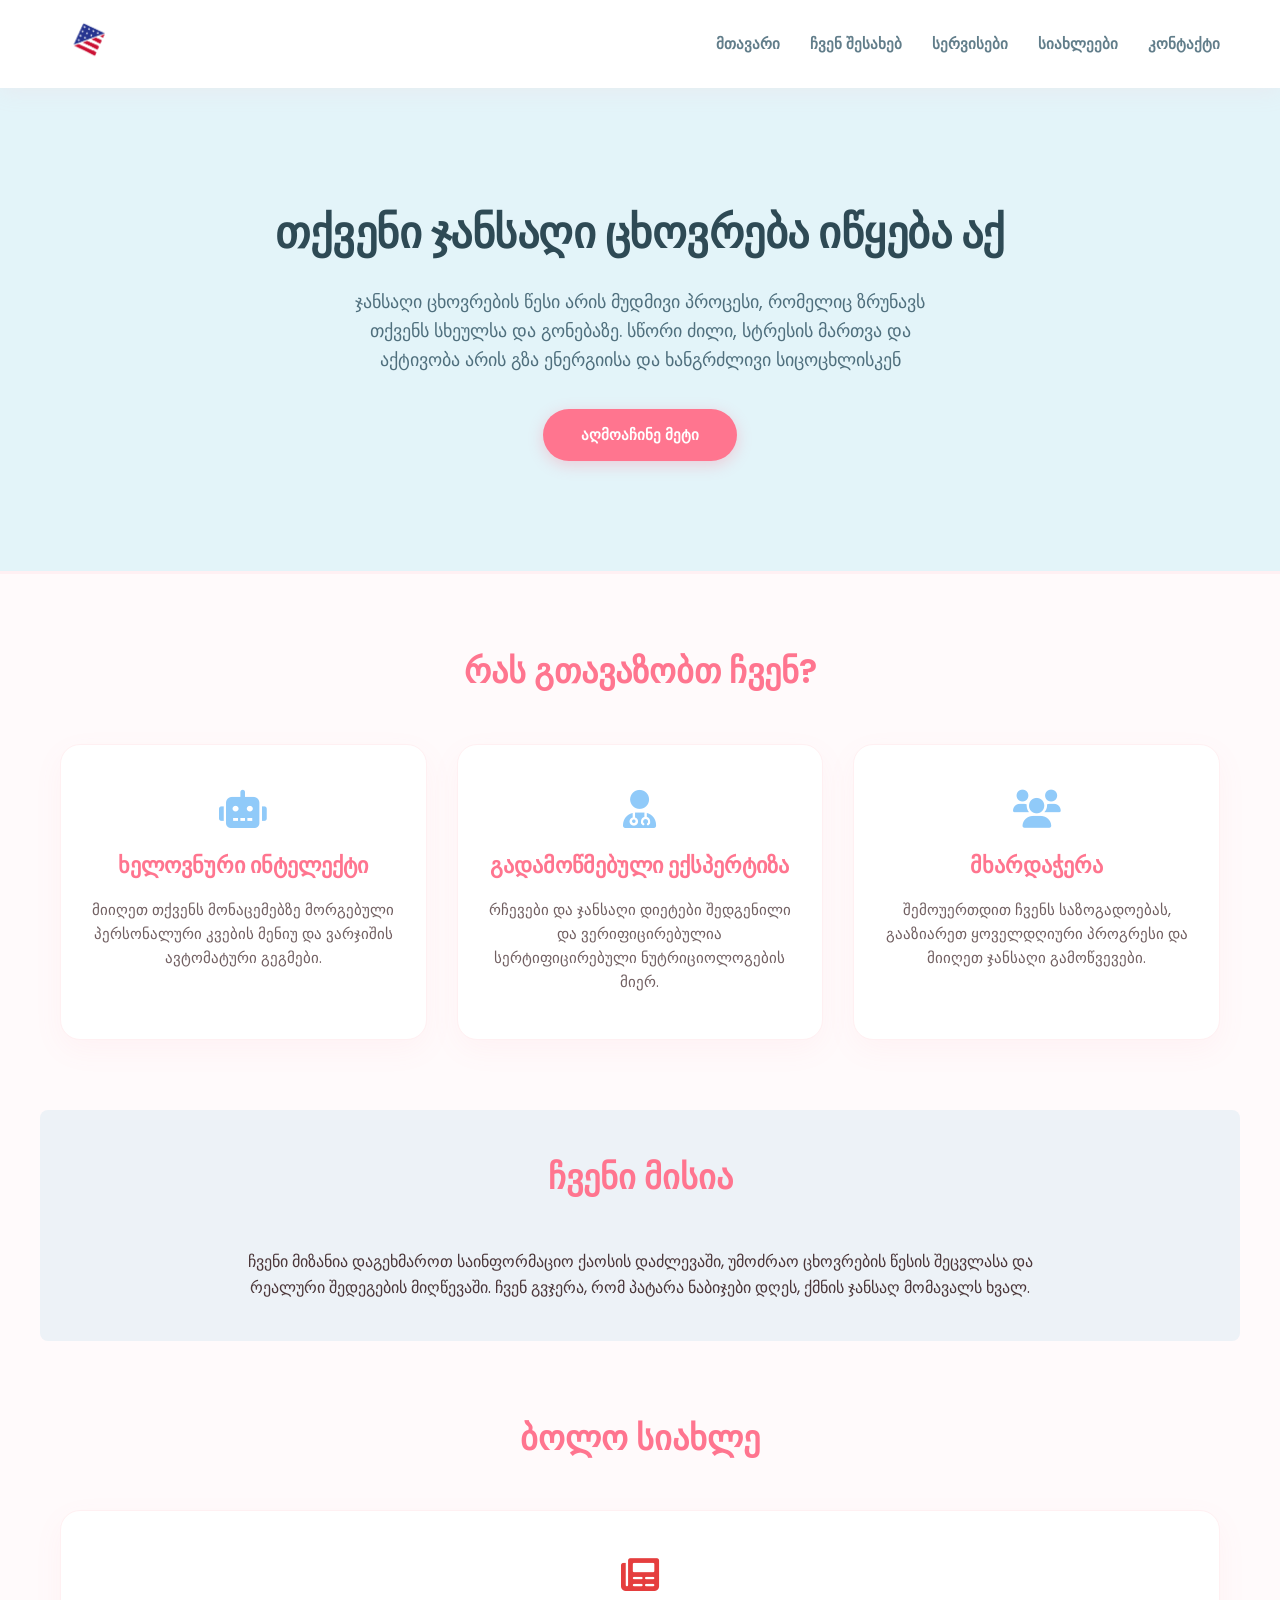
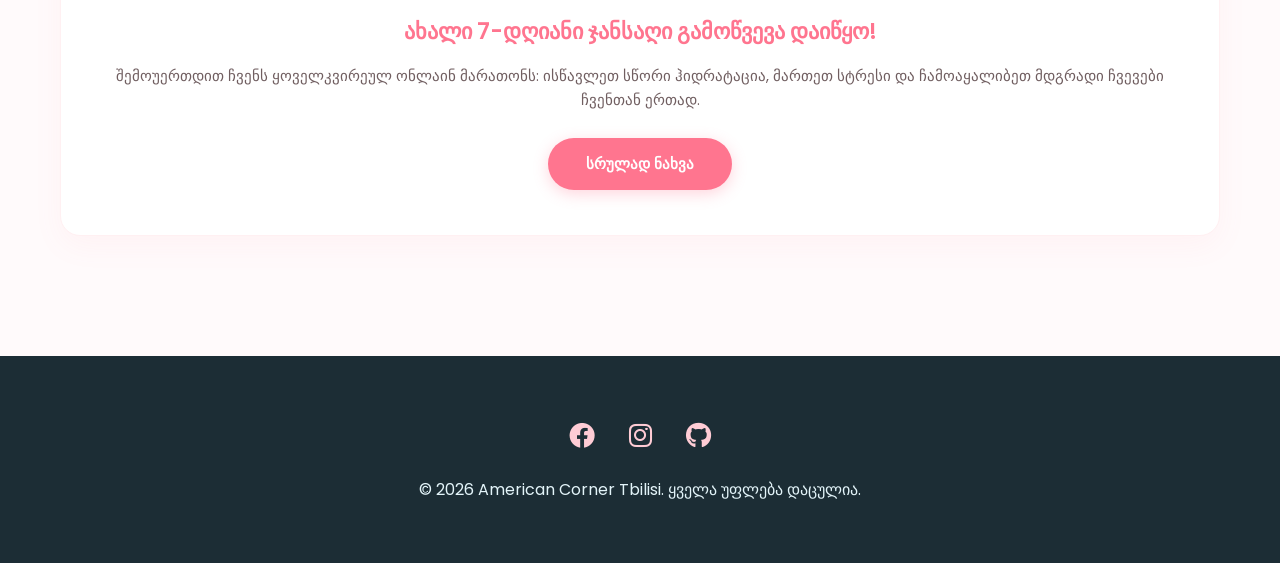
<file: index.html>
<!DOCTYPE html>
<html lang="ka">

<head>
    <meta charset="UTF-8">
    <meta name="viewport" content="width=device-width, initial-scale=1.0">
    <title>მთავარი გვერდი | American Corner Project</title>
    <link rel="stylesheet" href="styles.css">
</head>

<body>
    <header>
        <div class="nav-container">
            <a href="index.html" class="logo">
                <img src="images.png" alt="American Corner Tbilisi">
            </a>
            <nav>
                <ul>
                    <li><a href="index.html">მთავარი</a></li>
                    <li><a href="about.html">ჩვენ შესახებ</a></li>
                    <li><a href="services.html">სერვისები</a></li>
                    <li><a href="news.html">სიახლეები</a></li>
                    <li><a href="contact.html">კონტაქტი</a></li>
                </ul>
            </nav>
        </div>
    </header>

    <section class="hero">
        <h1>თქვენი ჯანსაღი ცხოვრება იწყება აქ</h1>
        <p>ჯანსაღი ცხოვრების წესი არის მუდმივი პროცესი, რომელიც ზრუნავს თქვენს სხეულსა და გონებაზე. სწორი ძილი, სტრესის
            მართვა და აქტივობა არის გზა ენერგიისა და ხანგრძლივი სიცოცხლისკენ</p>
        <a href="services.html" class="btn">აღმოაჩინე მეტი</a>
    </section>

    <section class="container">
        <h2 class="section-title">რას გთავაზობთ ჩვენ?</h2>
        <div class="grid-3">
            <div class="card">
                <i class="fa-solid fa-robot"></i>
                <h3>ხელოვნური ინტელექტი</h3>
                <p>მიიღეთ თქვენს მონაცემებზე მორგებული პერსონალური კვების მენიუ და ვარჯიშის ავტომატური გეგმები.</p>
            </div>
            <div class="card">
                <i class="fa-solid fa-user-doctor"></i>
                <h3>გადამოწმებული ექსპერტიზა</h3>

                <p> რჩევები და ჯანსაღი დიეტები შედგენილი და ვერიფიცირებულია სერტიფიცირებული ნუტრიციოლოგების მიერ.</p>
            </div>
            <div class="card">
                <i class="fa-solid fa-users"></i>
                <h3>მხარდაჭერა</h3>
                <p>შემოუერთდით ჩვენს საზოგადოებას, გააზიარეთ ყოველდღიური პროგრესი და მიიღეთ ჯანსაღი გამოწვევები.</p>
            </div>
        </div>
    </section>

    <section class="container" style="background: #edf2f7; padding: 40px; border-radius: 8px;">
        <h2 class="section-title">ჩვენი მისია</h2>
        <p style="text-align: center; max-width: 800px; margin: 0 auto;">ჩვენი მიზანია დაგეხმაროთ საინფორმაციო ქაოსის
            დაძლევაში, უმოძრაო ცხოვრების წესის შეცვლასა და რეალური შედეგების მიღწევაში. ჩვენ გვჯერა, რომ პატარა ნაბიჯები
            დღეს, ქმნის ჯანსაღ მომავალს ხვალ.
        </p>
    </section>

    <section class="container">
        <h2 class="section-title">ბოლო სიახლე</h2>
        <div class="card" style="text-align: center;">
            <i class="fa-solid fa-newspaper" style="color: #e53e3e;"></i>
            <h3>ახალი 7-დღიანი ჯანსაღი გამოწვევა დაიწყო!</h3>
            <p>შემოუერთდით ჩვენს ყოველკვირეულ ონლაინ მარათონს: ისწავლეთ სწორი ჰიდრატაცია, მართეთ სტრესი და ჩამოაყალიბეთ
                მდგრადი ჩვევები ჩვენთან ერთად.</p>
            <br>
            <a href="news.html" class="btn">სრულად ნახვა</a>
        </div>
    </section>

    <footer>
        <div class="footer-socials">
            <a href="https://www.facebook.com/AmericanCornerTbilisi" target="_blank"><i
                    class="fa-brands fa-facebook"></i></a>
            <a href="https://www.instagram.com" target="_blank"><i class="fa-brands fa-instagram"></i></a>
            <a href="https://github.com" target="_blank"><i class="fa-brands fa-github"></i></a>
        </div>
        <p>&copy; 2026 American Corner Tbilisi. ყველა უფლება დაცულია.</p>
    </footer>






</body>

</html>
</file>
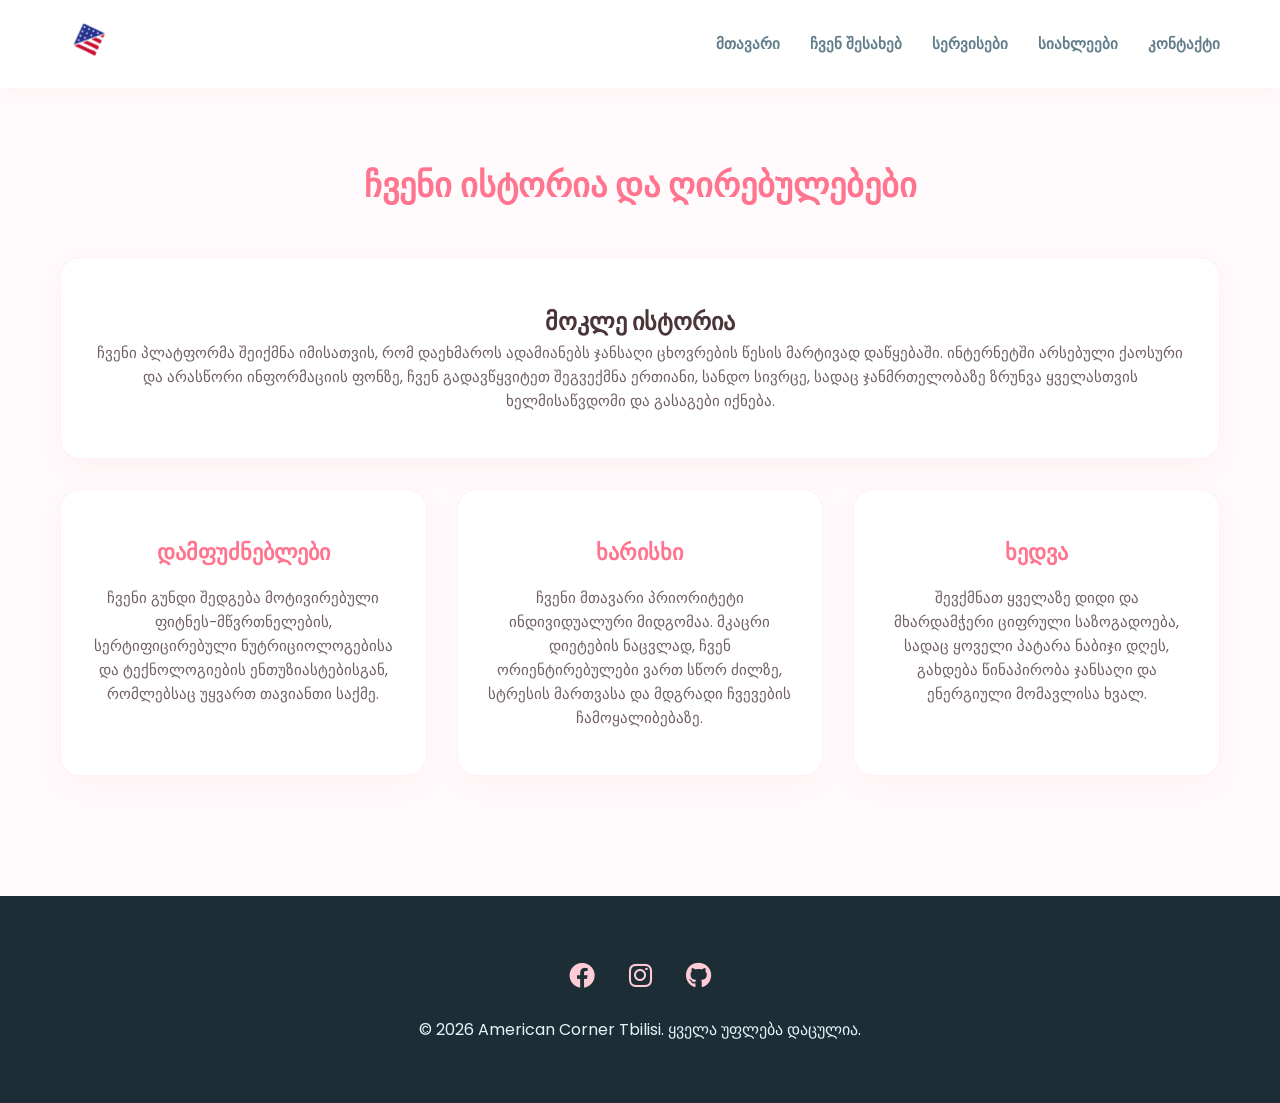
<file: about.html>
<!DOCTYPE html>
<html lang="ka">

<head>
    <meta charset="UTF-8">
    <meta name="viewport" content="width=device-width, initial-scale=1.0">
    <title>ჩვენ შესახებ | About Us</title>
    <link rel="stylesheet" href="styles.css">
</head>

<body>

    <header>
        <div class="nav-container">
            <a href="index.html" class="logo"><img src="images.png" alt="Logo"></a>
            <nav>
                <ul>
                    <li><a href="index.html">მთავარი</a></li>
                    <li><a href="about.html">ჩვენ შესახებ</a></li>
                    <li><a href="services.html">სერვისები</a></li>
                    <li><a href="news.html">სიახლეები</a></li>
                    <li><a href="contact.html">კონტაქტი</a></li>
                </ul>
            </nav>
        </div>
    </header>

    <main class="container">
        <h1 class="section-title">ჩვენი ისტორია და ღირებულებები</h1>

        <div class="card" style="margin-bottom: 30px;">
            <h2>მოკლე ისტორია</h2>
            <p>ჩვენი პლატფორმა შეიქმნა იმისათვის, რომ დაეხმაროს ადამიანებს ჯანსაღი ცხოვრების წესის მარტივად დაწყებაში.
                ინტერნეტში არსებული ქაოსური და არასწორი ინფორმაციის ფონზე, ჩვენ გადავწყვიტეთ შეგვექმნა ერთიანი, სანდო
                სივრცე, სადაც ჯანმრთელობაზე ზრუნვა ყველასთვის ხელმისაწვდომი და გასაგები იქნება.</p>
        </div>

        <div class="grid-3">
            <div class="card">
                <h3>დამფუძნებლები</h3>
                <p>ჩვენი გუნდი შედგება მოტივირებული ფიტნეს-მწვრთნელების, სერტიფიცირებული ნუტრიციოლოგებისა და
                    ტექნოლოგიების ენთუზიასტებისგან, რომლებსაც უყვართ თავიანთი საქმე.</p>
            </div>
            <div class="card">
                <h3>ხარისხი</h3>
                <p>ჩვენი მთავარი პრიორიტეტი ინდივიდუალური მიდგომაა. მკაცრი დიეტების ნაცვლად, ჩვენ ორიენტირებულები ვართ
                    სწორ ძილზე, სტრესის მართვასა და მდგრადი ჩვევების ჩამოყალიბებაზე.</p>
            </div>
            <div class="card">
                <h3>ხედვა</h3>
                <p>შევქმნათ ყველაზე დიდი და მხარდამჭერი ციფრული საზოგადოება, სადაც ყოველი პატარა ნაბიჯი დღეს, გახდება
                    წინაპირობა ჯანსაღი და ენერგიული მომავლისა ხვალ.</p>
            </div>
        </div>
    </main>

    <footer>
        <div class="footer-socials">
            <a href="https://www.facebook.com/AmericanCornerTbilisi" target="_blank"><i
                    class="fa-brands fa-facebook"></i></a>
            <a href="https://www.instagram.com" target="_blank"><i class="fa-brands fa-instagram"></i></a>
            <a href="https://github.com" target="_blank"><i class="fa-brands fa-github"></i></a>
        </div>
        <p>&copy; 2026 American Corner Tbilisi. ყველა უფლება დაცულია.</p>
    </footer>
</body>

</html>
</file>
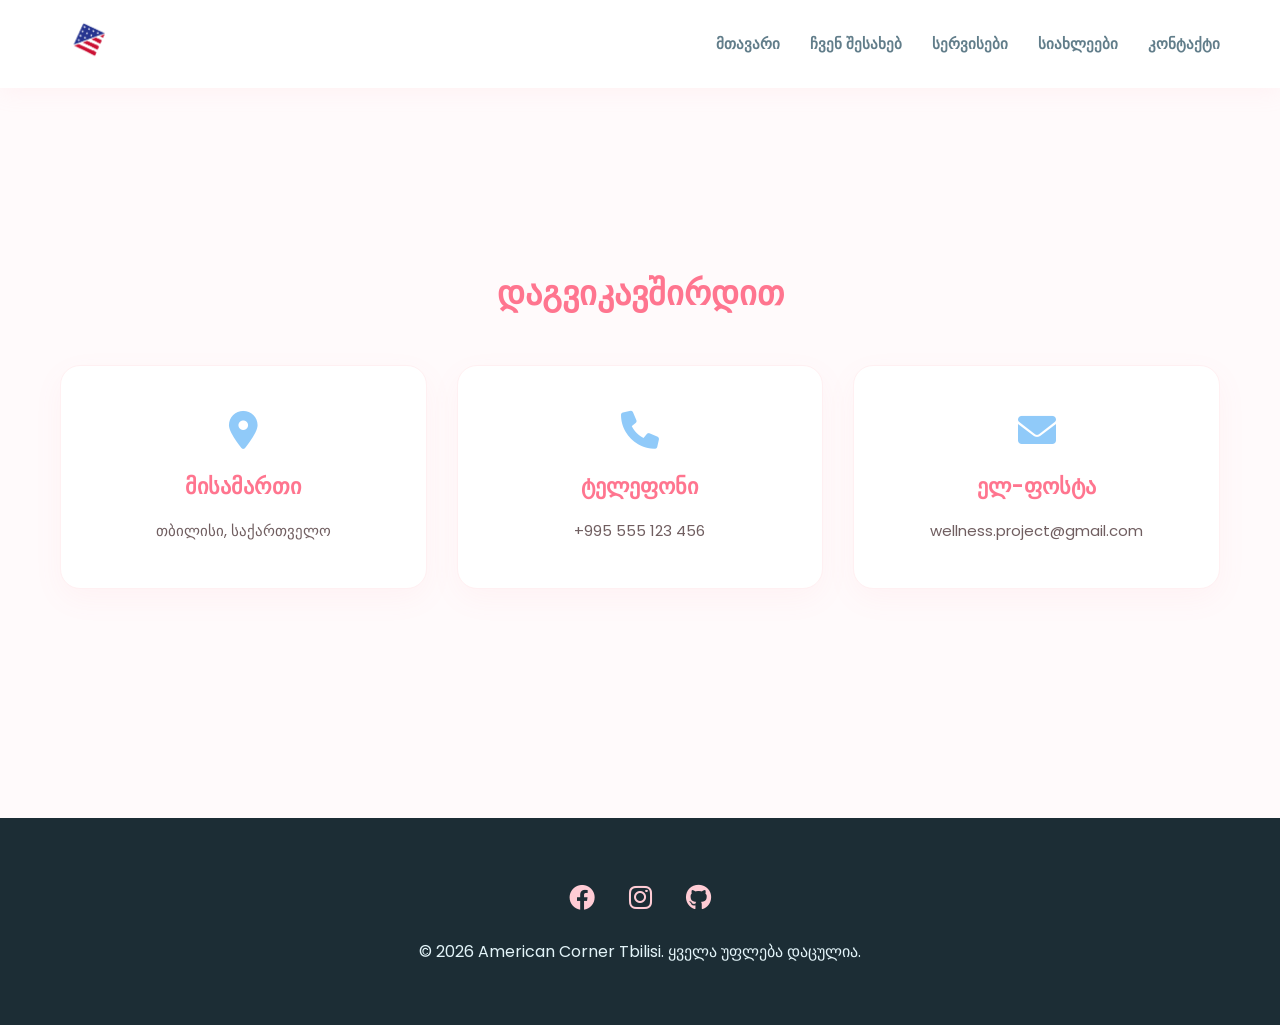
<file: contact.html>
<!DOCTYPE html>
<html lang="ka">
<head>
    <meta charset="UTF-8">
    <meta name="viewport" content="width=device-width, initial-scale=1.0">
    <title>კონტაქტი | Contact Us</title>
    <link rel="stylesheet" href="styles.css">
</head>
<body>

    <header>
        <div class="nav-container">
            <a href="index.html" class="logo"><img src="images.png" alt="Logo"></a>
            <nav>
                <ul>
                    <li><a href="index.html">მთავარი</a></li>
                    <li><a href="about.html">ჩვენ შესახებ</a></li>
                    <li><a href="services.html">სერვისები</a></li>
                    <li><a href="news.html">სიახლეები</a></li>
                    <li><a href="contact.html">კონტაქტი</a></li>
                </ul>
            </nav>
        </div>
    </header>

    

<main class="container" style="min-height: 60vh; display: flex; flex-direction: column; justify-content: center;">
    <h2 class="section-title">დაგვიკავშირდით</h2>
    
    
    <div class="grid-3">
    
        <div class="card">
            <i class="fa-solid fa-location-dot"></i>
            <h3>მისამართი</h3>
            <p>თბილისი, საქართველო</p>
        </div>

     
        <div class="card">
            <i class="fa-solid fa-phone"></i>
            <h3>ტელეფონი</h3>
            <p>+995 555 123 456</p>
        </div>

        
        <div class="card">
            <i class="fa-solid fa-envelope"></i>
            <h3>ელ-ფოსტა</h3>
            <p>wellness.project@gmail.com</p>
        </div>
    </div>
</main>


<footer>
    <div class="footer-socials">
        <a href="https://www.facebook.com/AmericanCornerTbilisi" target="_blank"><i
                class="fa-brands fa-facebook"></i></a>
        <a href="https://www.instagram.com" target="_blank"><i class="fa-brands fa-instagram"></i></a>
        <a href="https://github.com" target="_blank"><i class="fa-brands fa-github"></i></a>
    </div>
    <p>&copy; 2026 American Corner Tbilisi. ყველა უფლება დაცულია.</p>
</footer>
</body>
</html>
</file>
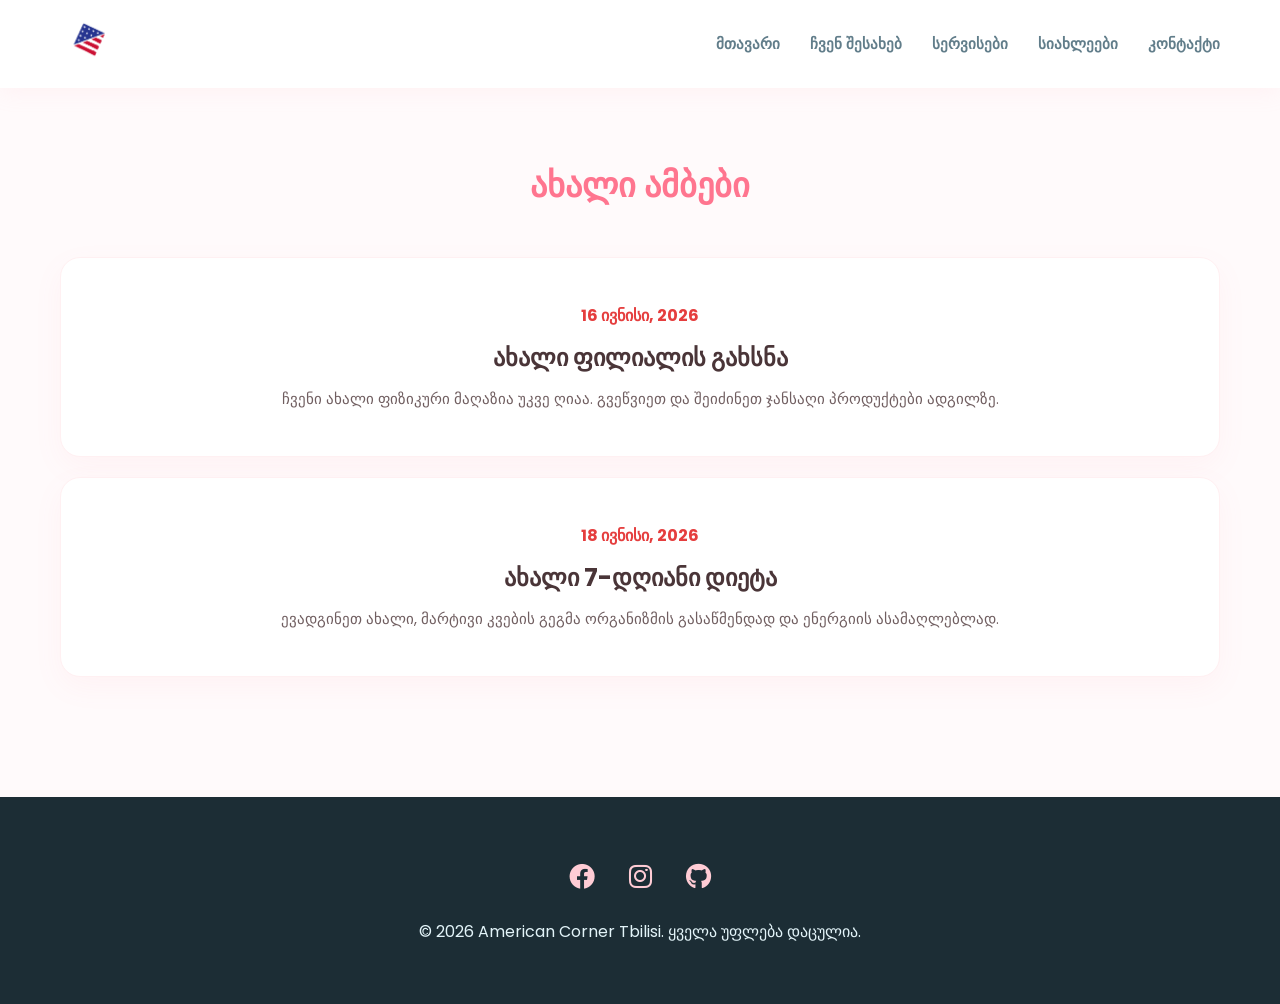
<file: news.html>
<!DOCTYPE html>
<html lang="ka">
<head>
    <meta charset="UTF-8">
    <meta name="viewport" content="width=device-width, initial-scale=1.0">
    <title>სიახლეები | Latest News</title>
    <link rel="stylesheet" href="styles.css">
</head>
<body>

    <header>
        <div class="nav-container">
            <a href="index.html" class="logo"><img src="images.png" alt="Logo"></a>
            <nav>
                <ul>
                    <li><a href="index.html">მთავარი</a></li>
                    <li><a href="about.html">ჩვენ შესახებ</a></li>
                    <li><a href="services.html">სერვისები</a></li>
                    <li><a href="news.html">სიახლეები</a></li>
                    <li><a href="contact.html">კონტაქტი</a></li>
                </ul>
            </nav>
        </div>
    </header>

    <main class="container">
        <h1 class="section-title">ახალი ამბები</h1>
        
        <div class="card" style="margin-bottom: 20px;">
            <span style="color: #e53e3e; font-weight: bold;">16 ივნისი, 2026</span>
            <h2 style="margin: 10px 0;">ახალი ფილიალის გახსნა</h2>
            <p>ჩვენი ახალი ფიზიკური მაღაზია უკვე ღიაა. გვეწვიეთ და შეიძინეთ ჯანსაღი პროდუქტები ადგილზე.</p>
        </div>

        <div class="card">
            <span style="color: #e53e3e; font-weight: bold;">18 ივნისი, 2026</span>
            <h2 style="margin: 10px 0;">ახალი 7-დღიანი დიეტა</h2>
            <p>
                ევადგინეთ ახალი, მარტივი კვების გეგმა ორგანიზმის გასაწმენდად და ენერგიის ასამაღლებლად.</p>
        </div>
    </main>

    <footer>
        <div class="footer-socials">
            <a href="https://www.facebook.com/AmericanCornerTbilisi" target="_blank"><i
                    class="fa-brands fa-facebook"></i></a>
            <a href="https://www.instagram.com" target="_blank"><i class="fa-brands fa-instagram"></i></a>
            <a href="https://github.com" target="_blank"><i class="fa-brands fa-github"></i></a>
        </div>
        <p>&copy; 2026 American Corner Tbilisi. ყველა უფლება დაცულია.</p>
    </footer>

</body>
</html>
</file>
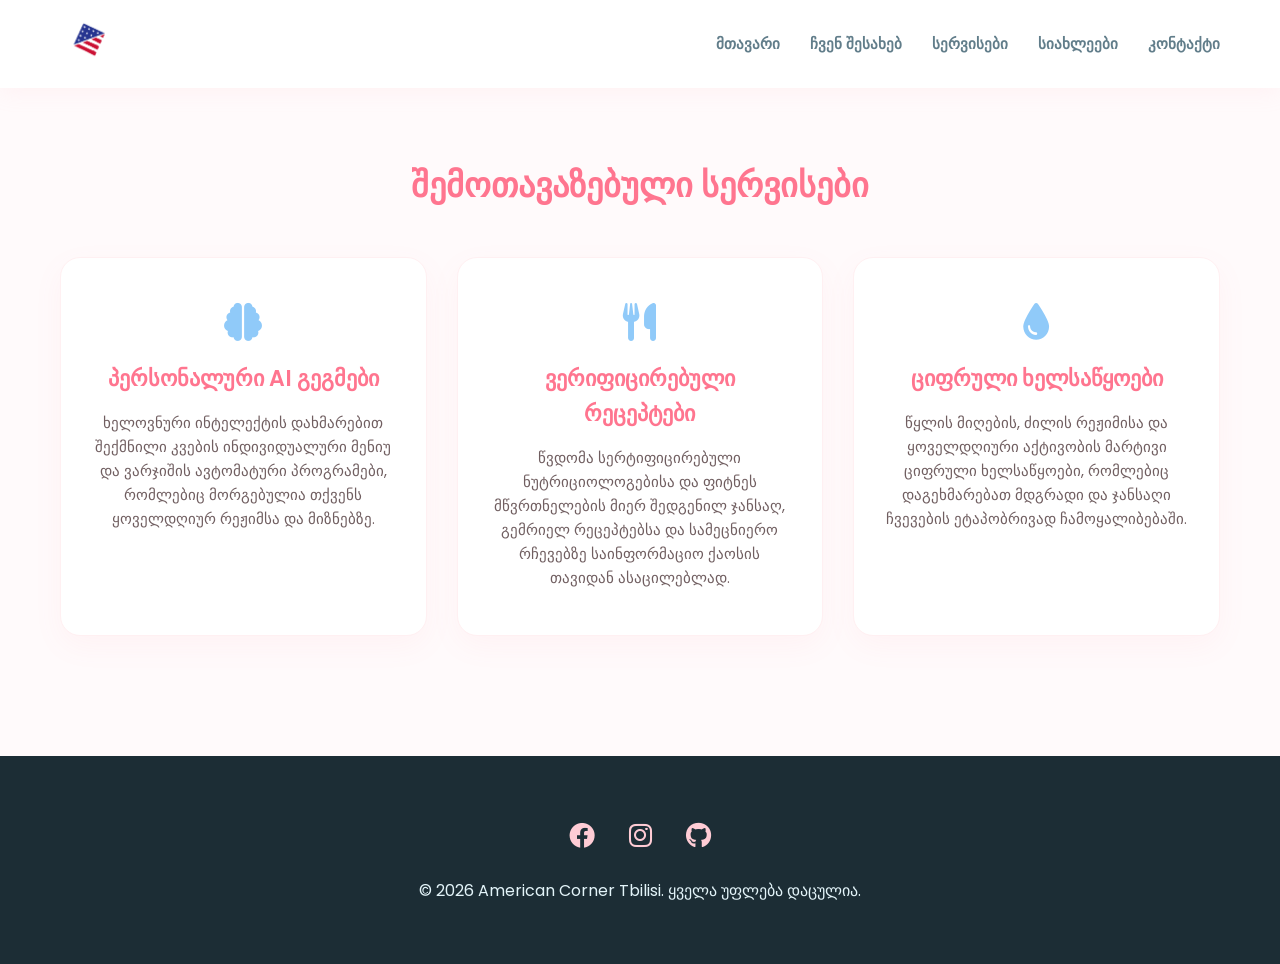
<file: services.html>
<!DOCTYPE html>
<html lang="ka">

<head>
    <meta charset="UTF-8">
    <meta name="viewport" content="width=device-width, initial-scale=1.0">
    <title>სერვისები | Our Services</title>
    <link rel="stylesheet" href="styles.css">
</head>

<body>

    <header>
        <div class="nav-container">
            <a href="index.html" class="logo"><img src="images.png" alt="Logo"></a>
            <nav>
                <ul>
                    <li><a href="index.html">მთავარი</a></li>
                    <li><a href="about.html">ჩვენ შესახებ</a></li>
                    <li><a href="services.html">სერვისები</a></li>
                    <li><a href="news.html">სიახლეები</a></li>
                    <li><a href="contact.html">კონტაქტი</a></li>
                </ul>
            </nav>
        </div>
    </header>

    <main class="container">
        <h1 class="section-title">შემოთავაზებული სერვისები</h1>

        <div class="grid-3">
            <div class="card">
                <i class="fa-solid fa-brain"></i>
                <h3>პერსონალური AI გეგმები</h3>
                <p>ხელოვნური ინტელექტის დახმარებით შექმნილი კვების ინდივიდუალური მენიუ და ვარჯიშის ავტომატური
                    პროგრამები, რომლებიც მორგებულია თქვენს ყოველდღიურ რეჟიმსა და მიზნებზე.</p>
            </div>
            <div class="card">
                <i class="fa-solid fa-utensils"></i>
                <h3>ვერიფიცირებული რეცეპტები</h3>
                <p>წვდომა სერტიფიცირებული ნუტრიციოლოგებისა და ფიტნეს მწვრთნელების მიერ შედგენილ ჯანსაღ, გემრიელ
                    რეცეპტებსა და სამეცნიერო რჩევებზე საინფორმაციო ქაოსის თავიდან ასაცილებლად.</p>
            </div>
            <div class="card">
                <i class="fa-solid fa-droplet"></i>
                <h3>ციფრული ხელსაწყოები</h3>
                <p>წყლის მიღების, ძილის რეჟიმისა და ყოველდღიური აქტივობის მარტივი ციფრული ხელსაწყოები, რომლებიც
                    დაგეხმარებათ მდგრადი და ჯანსაღი ჩვევების ეტაპობრივად ჩამოყალიბებაში.</p>
            </div>
        </div>
    </main>


    <footer>
        <div class="footer-socials">
            <a href="https://www.facebook.com/AmericanCornerTbilisi" target="_blank"><i
                    class="fa-brands fa-facebook"></i></a>
            <a href="https://www.instagram.com" target="_blank"><i class="fa-brands fa-instagram"></i></a>
            <a href="https://github.com" target="_blank"><i class="fa-brands fa-github"></i></a>
        </div>
        <p>&copy; 2026 American Corner Tbilisi. ყველა უფლება დაცულია.</p>
    </footer>

</body>

</html>
</file>
<file: styles.css>
@import url('https://fonts.googleapis.com/css2?family=Poppins:wght@300;400;600&display=swap');
@import url('https://cdnjs.cloudflare.com/ajax/libs/font-awesome/6.0.0/css/all.min.css');

* {
    margin: 0;
    padding: 0;
    box-sizing: border-box;
    font-family: 'Poppins', sans-serif;
}

body {
    background-color: #fffafb; 
    color: #4a3538; 
    line-height: 1.6;
}


header {
    background-color: #ffffff;
    box-shadow: 0 4px 20px rgba(255, 192, 203, 0.15); 
    position: sticky;
    top: 0;
    z-index: 100;
}

.nav-container {
    max-width: 1200px;
    margin: 0 auto;
    display: flex;
    justify-content: space-between;
    align-items: center;
    padding: 15px 20px;
}

.logo img {
    height: 50px;
    transition: transform 0.3s ease;
}

nav ul {
    list-style: none;
    display: flex;
    gap: 30px;
}

nav ul li a {
    text-decoration: none;
    color: #617d8a; 
    font-weight: 600;
    font-size: 15px;
    transition: color 0.3s ease;
    position: relative;
}


nav ul li a::after {
    content: '';
    position: absolute;
    width: 0;
    height: 2px;
    bottom: -5px;
    left: 0;
    background-color: #ff85a2; 
    transition: width 0.3s ease;
}

nav ul li a:hover::after {
    width: 100%;
}

nav ul li a:hover {
    color: #ff85a2; 
}


.hero {
    background-color: #e3f4f9; 
    color: #2e4a55; 
    padding: 110px 20px;
    text-align: center;
    border-bottom: 3px solid #fff0f3;
}

.hero h1 {
    font-size: 44px;
    margin-bottom: 20px;
    font-weight: 600;
    color: #2e4a55;
    letter-spacing: -0.5px;
}

.hero p {
    font-size: 18px;
    max-width: 600px;
    margin: 0 auto 35px auto;
    color: #4f6f7d;
}


.btn {
    display: inline-block;
    background-color: #ff758f; 
    color: white;
    padding: 14px 38px;
    text-decoration: none;
    border-radius: 30px; 
    font-weight: 600;
    font-size: 15px;
    box-shadow: 0 4px 15px rgba(255, 117, 143, 0.3); 
    transition: all 0.3s ease;
}

.btn:hover {
    background-color: #ff85a2; 
    transform: translateY(-2px);
    box-shadow: 0 6px 20px rgba(255, 117, 143, 0.4);
}


.container {
    max-width: 1200px;
    margin: 70px auto;
    padding: 0 20px;
}

.section-title {
    text-align: center;
    font-size: 34px;
    margin-bottom: 45px;
    color: #ff758f; 
    font-weight: 600;
}


.grid-3 {
    display: grid;
    grid-template-columns: repeat(auto-fit, minmax(300px, 1fr));
    gap: 30px;
}


.card {
    background: #ffffff; 
    padding: 45px 30px;
    border-radius: 20px; 
    text-align: center;
    box-shadow: 0 10px 30px rgba(255, 117, 143, 0.06); 
    border: 1px solid #fff0f2; 
    transition: transform 0.3s ease, box-shadow 0.3s ease;
}

.card:hover {
    transform: translateY(-6px);
    box-shadow: 0 15px 35px rgba(255, 117, 143, 0.15); 
}


.bg-pastel-pink {
    background-color: #ffeef1; 
    padding: 40px;
    border-radius: 20px;
}

.card h3 {
    font-size: 22px;
    color: #ff758f; 
    margin-bottom: 15px;
    font-weight: 600;
}

.card p {
    font-size: 15px;
    color: #705e60; 
}

.card i {
    font-size: 38px;
    color: #90caf9; 
    margin-bottom: 20px;
}


.contact-form {
    max-width: 600px;
    margin: 0 auto;
    background: #ffffff;
    padding: 40px;
    border-radius: 20px;
    box-shadow: 0 10px 30px rgba(0,0,0,0.02);
    border: 1px solid #fff0f2;
}

.form-group {
    margin-bottom: 25px;
}

.form-group label {
    display: block;
    margin-bottom: 8px;
    font-weight: 600;
    color: #ff758f;
}

.form-group input, .form-group textarea {
    width: 100%;
    padding: 14px;
    border: 2px solid #ffe1e6;
    border-radius: 12px;
    font-size: 16px;
    outline: none;
    background-color: #fffcfd;
    transition: border-color 0.3s ease;
}

.form-group input:focus, .form-group textarea:focus {
    border-color: #ff758f; 
}


footer {
    background-color: #1c2d35; 
    color: #e3f4f9;
    padding: 60px 20px;
    text-align: center;
    margin-top: 120px;
}

.footer-socials {
    margin-bottom: 20px;
}

.footer-socials a {
    color: #ffccd5; 
    font-size: 26px;
    margin: 0 15px;
    transition: color 0.3s ease, transform 0.3s ease;
    display: inline-block;
}

.footer-socials a:hover {
    color: #ffffff;
    transform: scale(1.1);
}
</file>
